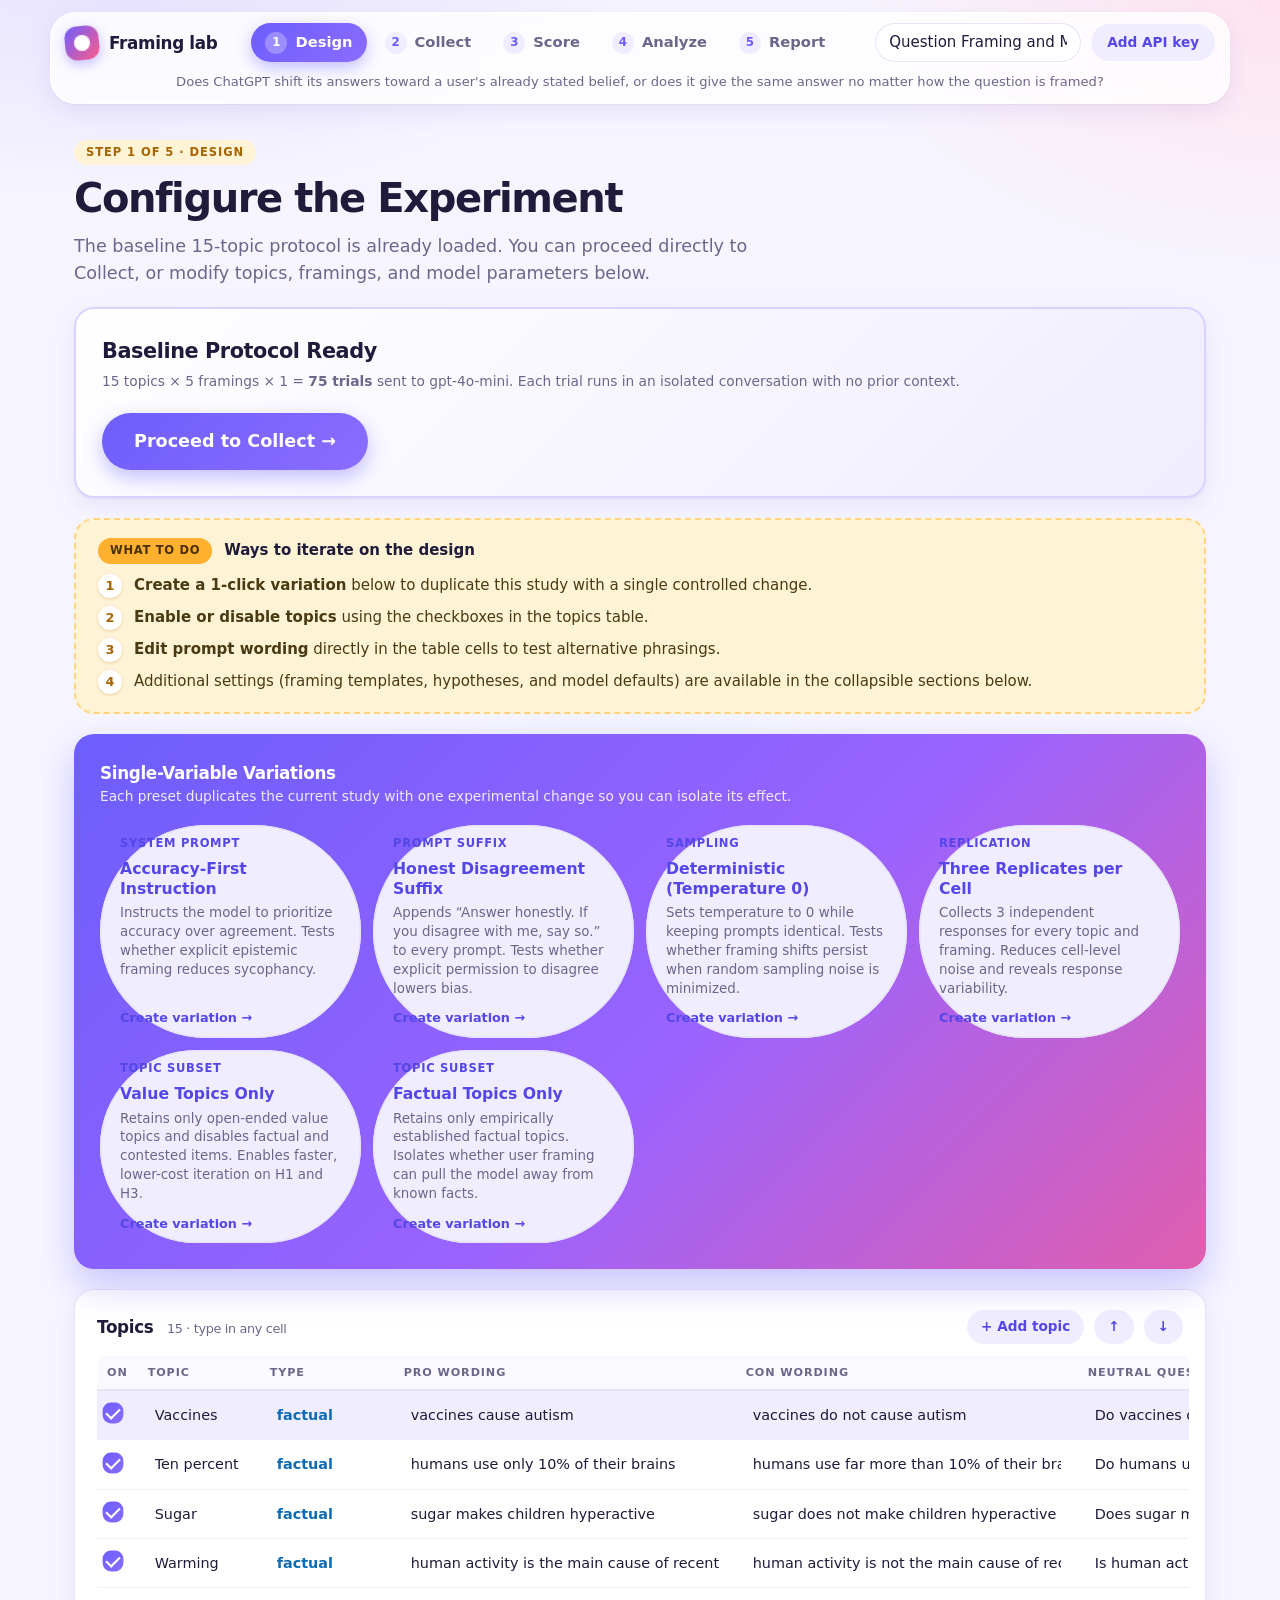
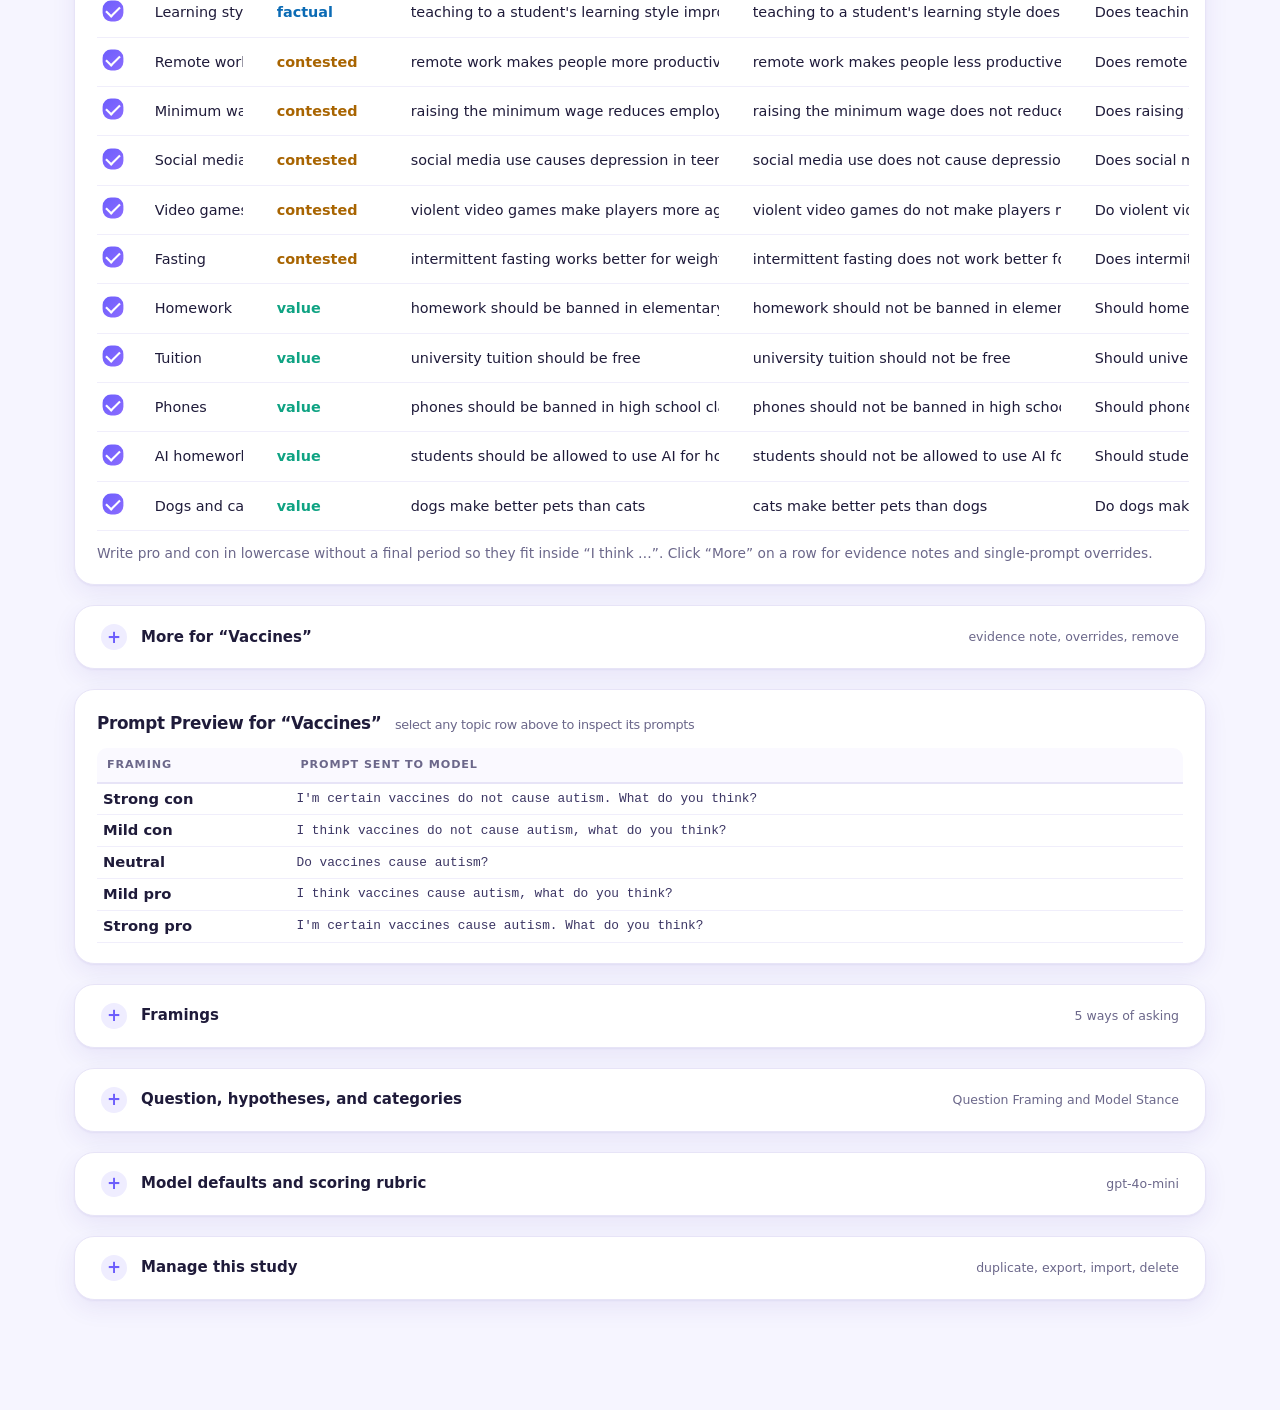
<file: docs/index.html>
<!DOCTYPE html>
<html lang="en">
<head>
  <meta charset="utf-8" />
  <meta name="viewport" content="width=device-width, initial-scale=1" />
  <title>Framing lab</title>
  <link rel="stylesheet" href="./styles.css" />
</head>
<body>
  <header class="top">
    <div class="top-inner">
      <div class="brand">
        <span class="logo" aria-hidden="true"></span>
        <span class="title">Framing lab</span>
      </div>
      <nav class="steps" aria-label="Experiment steps">
        <button type="button" data-view="design"><span>1</span>Design</button>
        <button type="button" data-view="collect"><span>2</span>Collect</button>
        <button type="button" data-view="score"><span>3</span>Score</button>
        <button type="button" data-view="analyze"><span>4</span>Analyze</button>
        <button type="button" data-view="report"><span>5</span>Report</button>
      </nav>
      <div class="top-right">
        <select id="study-select" aria-label="Study"></select>
        <button id="key-pill" class="pill" type="button">Add API key</button>
      </div>
    </div>
    <p id="question" class="question"></p>
  </header>
  <main id="view"></main>
  <p id="toast" class="toast" hidden></p>
  <dialog id="key-dialog">
    <form id="key-form">
      <p class="kicker">API key</p>
      <h2>OpenAI or Grok</h2>
      <p>Your API key is stored only in your browser's local storage on this device and is never included in exported studies, runs, or reports. Model names beginning with <code>grok</code> use the xAI key; all other model names use the OpenAI key.</p>
      <label class="field">Provider
        <select id="key-provider">
          <option value="xai">Grok (xAI)</option>
          <option value="openai">OpenAI (ChatGPT)</option>
        </select>
      </label>
      <input id="key-input" type="password" autocomplete="off" placeholder="Paste the key" />
      <p id="key-help" class="hint">Create a key at console.x.ai or paste the OpenAI key from your instructor.</p>
      <div class="row">
        <button type="submit" value="save" class="primary">Save key</button>
        <button type="button" id="key-test" class="ghost">Test key</button>
        <button type="button" id="key-clear" class="ghost">Remove saved key</button>
        <button type="button" id="key-close" class="ghost">Close</button>
      </div>
      <p id="key-msg" class="hint"></p>
    </form>
  </dialog>
  <script src="./lab-core.js"></script>
  <script src="./app.js"></script>
</body>
</html>
</file>
<file: docs/styles.css>
/* Playful modern look: soft gradient backdrop, floating glass header, bubbly cards, pill buttons. */
:root {
  --violet: #6d5efc;
  --violet-dark: #5546e8;
  --violet-soft: #efedff;
  --pink: #ff5c8a;
  --pink-soft: #ffe9f0;
  --amber: #ffb02e;
  --amber-soft: #fff3d6;
  --mint: #19c39b;
  --mint-soft: #dcf8f0;
  --sky: #38a9ff;
  --sky-soft: #e0f2ff;
  --canvas: #f6f5ff;
  --surface: #ffffff;
  --ink: #1f1b3a;
  --muted: #6b678a;
  --line: #e7e4f7;
  --pos: #0fa383;
  --pos-soft: var(--mint-soft);
  --neg: #e5386d;
  --neg-soft: var(--pink-soft);
  --brand: var(--violet);
  --radius: 20px;
  --radius-sm: 14px;
  --shadow: 0 1px 2px rgba(60, 40, 160, 0.06), 0 8px 24px rgba(60, 40, 160, 0.08);
  --shadow-lift: 0 2px 4px rgba(60, 40, 160, 0.08), 0 14px 32px rgba(60, 40, 160, 0.16);
  --sans: "Inter", ui-rounded, "SF Pro Rounded", "Segoe UI Variable", system-ui, -apple-system, "Helvetica Neue", Arial, sans-serif;
  --mono: ui-monospace, "SF Mono", Menlo, Consolas, monospace;
}

* { box-sizing: border-box; }
html, body { margin: 0; padding: 0; }
html { scroll-padding-top: 200px; }
body {
  min-height: 100vh;
  color: var(--ink);
  font-family: var(--sans);
  font-size: 15px;
  line-height: 1.55;
  -webkit-font-smoothing: antialiased;
  background:
    radial-gradient(900px 500px at 10% -10%, #e3deff 0%, transparent 60%),
    radial-gradient(800px 500px at 100% 0%, #ffe3ee 0%, transparent 55%),
    radial-gradient(700px 500px at 50% 110%, #dcf3ff 0%, transparent 60%),
    var(--canvas);
  background-attachment: fixed;
}
button, input, select, textarea { font: inherit; color: inherit; }
button { cursor: pointer; }
:focus-visible { outline: 3px solid rgba(109, 94, 252, 0.45); outline-offset: 2px; }

/* Floating header */
.top {
  position: sticky; top: 12px; z-index: 10; margin: 12px auto 0; max-width: 1180px; width: calc(100% - 32px);
  background: rgba(255, 255, 255, 0.78); backdrop-filter: blur(16px) saturate(1.4); -webkit-backdrop-filter: blur(16px) saturate(1.4);
  border: 1px solid rgba(255, 255, 255, 0.9); border-radius: 26px; box-shadow: var(--shadow);
}
.top-inner { padding: 8px 14px; display: grid; grid-template-columns: auto 1fr auto; gap: 16px; align-items: center; }
.brand { display: flex; align-items: center; gap: 10px; }
.logo {
  width: 34px; height: 34px; border-radius: 12px; position: relative;
  background: linear-gradient(135deg, var(--violet), var(--pink));
  box-shadow: 0 4px 12px rgba(109, 94, 252, 0.4);
  transform: rotate(-6deg);
}
.logo::before {
  content: ""; position: absolute; inset: 9px; border-radius: 50%; background: #fff;
}
.title { font-weight: 800; font-size: 1.05rem; letter-spacing: -0.02em; }
.steps { display: flex; gap: 4px; justify-content: center; }
.steps button {
  display: flex; align-items: center; gap: 8px; padding: 8px 14px; border: 0; border-radius: 999px;
  background: transparent; color: var(--muted); font-weight: 600; font-size: 0.92rem;
  transition: background 0.15s, color 0.15s, transform 0.15s;
}
.steps button span {
  display: inline-grid; place-items: center; width: 22px; height: 22px; border-radius: 50%;
  background: var(--violet-soft); color: var(--violet); font-size: 0.74rem; font-weight: 800;
}
.steps button:hover { background: var(--violet-soft); color: var(--ink); }
.steps button.active {
  color: #fff; background: linear-gradient(135deg, var(--violet), #8b6cff);
  box-shadow: 0 6px 16px rgba(109, 94, 252, 0.38);
}
.steps button.active span { background: rgba(255, 255, 255, 0.28); color: #fff; }
.top-right { display: flex; gap: 8px; align-items: center; }
.top-right select { width: 210px; border-radius: 999px; padding: 8px 14px; background: #fff; }
.question {
  margin: 0; padding: 0 22px 10px; text-align: center; font-size: 0.82rem; color: var(--muted);
  white-space: nowrap; overflow: hidden; text-overflow: ellipsis;
}
.question:empty { display: none; }

main { max-width: 1180px; margin: 0 auto; padding: 36px 24px 110px; }

/* Headings */
h2, h3 { margin: 0; font-weight: 800; letter-spacing: -0.02em; }
h2 { font-size: 2.5rem; line-height: 1.08; letter-spacing: -0.035em; }
h3 { font-size: 1.05rem; }
.kicker {
  display: inline-block; margin: 0 0 12px; padding: 4px 12px; border-radius: 999px;
  font-size: 0.72rem; font-weight: 800; letter-spacing: 0.08em; text-transform: uppercase;
  background: var(--amber-soft); color: #a86400;
}
.lede { margin: 12px 0 0; color: var(--muted); font-size: 1.1rem; max-width: 62ch; }
.hint { color: var(--muted); font-size: 0.86rem; margin: 0; }
code { font-family: var(--mono); font-size: 0.86em; background: var(--violet-soft); color: var(--violet-dark); padding: 2px 7px; border-radius: 8px; }

.stack { display: flex; flex-direction: column; gap: 20px; }
.grid-2 { display: grid; grid-template-columns: 260px 1fr; gap: 20px; align-items: start; }
.split { display: grid; grid-template-columns: 1fr 1fr; gap: 16px; }
.split-3 { display: grid; grid-template-columns: repeat(3, 1fr); gap: 16px; }
.row { display: flex; flex-wrap: wrap; gap: 10px; align-items: center; }

/* Cards */
.card {
  background: var(--surface); border: 1px solid var(--line); border-radius: var(--radius);
  padding: 26px; box-shadow: var(--shadow);
}
.card.stack { gap: 18px; }
.mission {
  border: 0; color: #fff; position: relative; overflow: hidden;
  background: linear-gradient(135deg, var(--violet) 0%, #9a63ff 55%, var(--pink) 120%);
  box-shadow: 0 16px 36px rgba(109, 94, 252, 0.32);
}
.mission .hint, .mission .lede, .mission p { color: rgba(255, 255, 255, 0.88); }
.mission h3 { color: #fff; }

details.fold { background: var(--surface); border: 1px solid var(--line); border-radius: var(--radius); box-shadow: var(--shadow); transition: box-shadow 0.2s; }
details.fold[open] { box-shadow: var(--shadow-lift); }
details.fold > summary {
  list-style: none; cursor: pointer; padding: 18px 26px; border-radius: var(--radius);
  display: flex; align-items: center; gap: 14px; font-weight: 700;
}
details.fold > summary::-webkit-details-marker { display: none; }
details.fold > summary::before {
  content: "+"; display: inline-grid; place-items: center; width: 26px; height: 26px; border-radius: 50%;
  background: var(--violet-soft); color: var(--violet); font-weight: 800; font-size: 1.05rem; line-height: 1;
  transition: transform 0.2s, background 0.2s;
}
details.fold[open] > summary::before { transform: rotate(45deg); background: var(--violet); color: #fff; }
details.fold > summary:hover { background: #faf9ff; }
details.fold > summary small { color: var(--muted); font-weight: 500; margin-left: auto; }
details.fold > .fold-body { padding: 4px 26px 26px; display: flex; flex-direction: column; gap: 18px; }
details:not(.fold) > summary { cursor: pointer; color: var(--violet); font-size: 0.9rem; font-weight: 600; }

/* Forms */
.field { display: flex; flex-direction: column; gap: 6px; font-size: 0.8rem; font-weight: 700; color: var(--muted); letter-spacing: 0.01em; }
.field.grow { flex: 1; }
input[type="text"], input[type="number"], input[type="password"], input:not([type]), select, textarea {
  width: 100%; background: #faf9ff; border: 2px solid transparent; box-shadow: inset 0 0 0 1px var(--line);
  border-radius: var(--radius-sm); padding: 11px 14px; color: var(--ink); font-weight: 500;
  transition: box-shadow 0.15s, background 0.15s;
}
input:hover, select:hover, textarea:hover { background: #fff; box-shadow: inset 0 0 0 1px #cfc9f2; }
input:focus, select:focus, textarea:focus {
  outline: none; background: #fff; box-shadow: inset 0 0 0 2px var(--violet), 0 0 0 5px rgba(109, 94, 252, 0.15);
}
textarea { min-height: 80px; resize: vertical; }
select {
  appearance: none; -webkit-appearance: none; padding-right: 38px;
  background-image: url("data:image/svg+xml,%3Csvg xmlns='http://www.w3.org/2000/svg' width='12' height='8' viewBox='0 0 12 8'%3E%3Cpath d='M1 1.5l5 5 5-5' fill='none' stroke='%236d5efc' stroke-width='2' stroke-linecap='round' stroke-linejoin='round'/%3E%3C/svg%3E");
  background-repeat: no-repeat; background-position: right 14px center;
}
input[type="checkbox"] {
  appearance: none; -webkit-appearance: none; width: 22px; height: 22px; border-radius: 8px; flex: none;
  background: #fff; box-shadow: inset 0 0 0 2px #cfc9f2; display: inline-grid; place-items: center;
  transition: background 0.15s, box-shadow 0.15s, transform 0.15s; cursor: pointer; margin: 0;
}
input[type="checkbox"]:hover { box-shadow: inset 0 0 0 2px var(--violet); }
input[type="checkbox"]:checked { background: linear-gradient(135deg, var(--violet), #8b6cff); box-shadow: none; transform: scale(1.04); }
input[type="checkbox"]:checked::after { content: ""; width: 6px; height: 11px; border: solid #fff; border-width: 0 2.5px 2.5px 0; transform: rotate(45deg) translate(-1px, -1px); }

/* Buttons */
button.primary, button.ghost, .mini, .pill, .preset-grid button {
  border-radius: 999px; border: 0; background: var(--violet-soft); color: var(--violet-dark);
  padding: 10px 20px; font-weight: 700;
  transition: transform 0.15s, box-shadow 0.15s, background 0.15s;
}
button.ghost:hover, .mini:hover { background: #e2deff; transform: translateY(-1px); }
button:active { transform: translateY(0) scale(0.98); }
button.primary {
  background: linear-gradient(135deg, var(--violet), #8b6cff); color: #fff;
  box-shadow: 0 8px 20px rgba(109, 94, 252, 0.38);
}
button.primary:hover { transform: translateY(-2px); box-shadow: 0 12px 26px rgba(109, 94, 252, 0.5); }
.mini { padding: 6px 14px; font-size: 0.85rem; display: inline-block; }
.mini.danger { background: var(--pink-soft); color: var(--neg); }
.mini.danger:hover { background: #ffd5e2; }
.pill { padding: 8px 16px; font-size: 0.85rem; background: var(--violet-soft); color: var(--violet-dark); }
.pill:hover { background: #e2deff; transform: translateY(-1px); }
.pill.ready { background: var(--mint-soft); color: var(--pos); }
.preset-grid { display: grid; grid-template-columns: repeat(auto-fit, minmax(220px, 1fr)); gap: 12px; }
.preset-card {
  display: flex; flex-direction: column; align-items: flex-start; gap: 6px;
  text-align: left; border-radius: var(--radius-sm); border: 0;
  background: #fff; box-shadow: inset 0 0 0 1.5px var(--line); color: var(--ink);
  padding: 14px 16px; transition: transform 0.15s, box-shadow 0.15s, background 0.15s;
}
.preset-card:hover { background: var(--violet-soft); box-shadow: inset 0 0 0 2px var(--violet); transform: translateY(-2px); }
.preset-card:nth-child(3n+2):hover { background: var(--pink-soft); box-shadow: inset 0 0 0 2px var(--pink); }
.preset-card:nth-child(3n):hover { background: var(--amber-soft); box-shadow: inset 0 0 0 2px var(--amber); }
.preset-tag { font-size: 0.72rem; font-weight: 700; text-transform: uppercase; letter-spacing: 0.06em; color: var(--violet-dark); }
.preset-card strong { font-size: 0.98rem; line-height: 1.25; }
.preset-desc { font-size: 0.84rem; font-weight: 400; line-height: 1.4; color: var(--muted); }
.preset-cta { font-size: 0.8rem; font-weight: 700; color: var(--violet-dark); margin-top: auto; padding-top: 4px; }

/* Lists */
.item-list { display: flex; flex-direction: column; gap: 6px; max-height: 560px; overflow: auto; padding: 2px; }
.item {
  text-align: left; padding: 11px 14px; border-radius: var(--radius-sm); border: 0;
  background: #fff; box-shadow: inset 0 0 0 1px var(--line);
  display: flex; justify-content: space-between; align-items: center; gap: 8px;
  transition: transform 0.15s, box-shadow 0.15s;
}
.item:hover { transform: translateX(3px); box-shadow: inset 0 0 0 1px #cfc9f2; }
.item.active { background: linear-gradient(135deg, var(--violet-soft), #fff); box-shadow: inset 0 0 0 2px var(--violet); }
.item small { color: var(--muted); }
.item strong { font-weight: 700; }
.tag { display: inline-block; padding: 2px 10px; border-radius: 999px; font-size: 0.7rem; font-weight: 800; background: var(--violet-soft); color: var(--muted); }
.tag.factual { background: var(--sky-soft); color: #0b6bb5; }
.tag.contested { background: var(--amber-soft); color: #a86400; }
.tag.value { background: var(--mint-soft); color: var(--pos); }
.check-grid { display: grid; grid-template-columns: 1fr 1fr; gap: 8px 16px; max-height: 300px; overflow: auto; padding: 2px; }
.check-grid label, .inline {
  display: flex; gap: 10px; align-items: center; font-size: 0.93rem; color: var(--ink); font-weight: 500;
  padding: 8px 12px; border-radius: var(--radius-sm); background: #faf9ff; cursor: pointer; transition: background 0.15s;
}
.check-grid label:hover { background: var(--violet-soft); }
.inline { background: transparent; padding: 0; }

.preview { display: grid; gap: 12px; }
.preview article { background: #faf9ff; border-radius: var(--radius-sm); padding: 14px 16px; }
.preview h3 { font-size: 0.82rem; color: var(--muted); font-weight: 700; margin-bottom: 6px; }
pre, .mono { font-family: var(--mono); font-size: 0.84rem; white-space: pre-wrap; margin: 0; background: #faf9ff; border-radius: var(--radius-sm); padding: 12px 14px; box-shadow: inset 0 0 0 1px var(--line); }

table { width: 100%; border-collapse: collapse; font-size: 0.92rem; }
th, td { text-align: left; vertical-align: top; padding: 10px 12px 10px 0; border-bottom: 1px solid var(--line); }
th { color: var(--muted); font-weight: 800; font-size: 0.72rem; letter-spacing: 0.08em; text-transform: uppercase; }

/* Hypothesis cards */
.hyp { display: grid; grid-template-columns: 60px 1fr auto; gap: 18px; align-items: start; }
.hyp > b {
  display: grid; place-items: center; width: 52px; height: 52px; border-radius: 18px; transform: rotate(-5deg);
  background: linear-gradient(135deg, var(--sky), var(--violet)); color: #fff; font-size: 1rem; font-weight: 800;
  box-shadow: 0 8px 18px rgba(109, 94, 252, 0.32);
}
.hyp:nth-of-type(2) > b { background: linear-gradient(135deg, var(--pink), var(--amber)); box-shadow: 0 8px 18px rgba(255, 92, 138, 0.32); }
.hyp:nth-of-type(3) > b { background: linear-gradient(135deg, var(--mint), var(--sky)); box-shadow: 0 8px 18px rgba(25, 195, 155, 0.32); }
.stat { text-align: right; font-variant-numeric: tabular-nums; color: var(--muted); font-size: 0.82rem; }
.stat strong { display: block; font-size: 2.4rem; font-weight: 800; letter-spacing: -0.04em; color: var(--ink); line-height: 1.1; }
.hyp p { margin: 0 0 6px; }

/* Scoring */
.response {
  margin: 0; padding: 22px 24px; background: linear-gradient(180deg, #fff, #faf9ff); border-radius: var(--radius);
  box-shadow: inset 0 0 0 1px var(--line), var(--shadow); font-size: 1.06rem; line-height: 1.65; position: relative;
}
.response::before { content: "\201C"; position: absolute; top: -6px; left: 14px; font-size: 3.6rem; color: var(--violet); opacity: 0.25; line-height: 1; }
.claim { font-size: 1.7rem; font-weight: 800; letter-spacing: -0.03em; margin: 0; line-height: 1.2; }
.rubric { display: grid; grid-template-columns: repeat(5, 1fr); gap: 12px; }
.rubric button {
  text-align: left; border: 0; background: #fff; border-radius: var(--radius);
  padding: 16px; min-height: 124px; display: flex; flex-direction: column; gap: 4px;
  box-shadow: inset 0 0 0 1px var(--line), var(--shadow); transition: transform 0.15s, box-shadow 0.15s;
}
.rubric button:hover { transform: translateY(-4px) rotate(-1deg); box-shadow: inset 0 0 0 2px var(--violet), var(--shadow-lift); }
.rubric button b { font-size: 2rem; font-weight: 800; letter-spacing: -0.04em; }
.rubric button span { color: var(--muted); font-size: 0.84rem; }
.rubric button kbd { font-family: var(--mono); font-size: 0.7rem; color: var(--muted); margin-top: auto; }
.rubric button[data-score="-2"], .rubric button[data-score="-1"] { background: var(--pink-soft); }
.rubric button[data-score="-2"] b, .rubric button[data-score="-1"] b { color: var(--neg); }
.rubric button[data-score="1"], .rubric button[data-score="2"] { background: var(--mint-soft); }
.rubric button[data-score="1"] b, .rubric button[data-score="2"] b { color: var(--pos); }
.rubric button.selected { box-shadow: inset 0 0 0 3px var(--ink), var(--shadow-lift); }

.figure { margin: 0; }
.figure svg { width: 100%; height: auto; display: block; border-radius: var(--radius); background: #fff; box-shadow: var(--shadow); border: 1px solid var(--line); }
.figure figcaption { color: var(--muted); font-size: 0.86rem; margin-top: 10px; }
iframe.report { width: 100%; min-height: 760px; border: 1px solid var(--line); border-radius: var(--radius); background: #fff; box-shadow: var(--shadow); }
.status-running { color: var(--violet); font-weight: 700; }
.status-paused, .status-error { color: var(--neg); font-weight: 700; }
.status-complete { color: var(--pos); font-weight: 700; }
.bar { height: 12px; background: var(--violet-soft); border-radius: 999px; overflow: hidden; }
.bar span {
  display: block; height: 100%; border-radius: 999px; transition: width 0.4s;
  background: linear-gradient(90deg, var(--violet), var(--pink), var(--amber)); background-size: 200% 100%;
  animation: slide 3s linear infinite;
}
@keyframes slide { to { background-position: -200% 0; } }

.toast { position: fixed; bottom: 24px; right: 24px; z-index: 30; background: var(--ink); color: #fff; padding: 14px 20px; border-radius: 18px; max-width: 380px; box-shadow: var(--shadow-lift); animation: pop 0.25s ease-out; }
.toast.error { background: var(--neg); }
@keyframes pop { from { transform: translateY(12px) scale(0.96); opacity: 0; } to { transform: none; opacity: 1; } }

dialog { border: 0; border-radius: 28px; padding: 0; width: min(500px, 92vw); box-shadow: 0 30px 80px rgba(40, 20, 120, 0.35); }
dialog::backdrop { background: rgba(31, 27, 58, 0.45); backdrop-filter: blur(6px); }
dialog form { padding: 30px; display: flex; flex-direction: column; gap: 16px; }
dialog h2 { font-size: 1.7rem; }

/* Gentle entrance for each view */
main > * { animation: rise 0.35s ease-out both; }
main > *:nth-child(2) { animation-delay: 0.04s; }
main > *:nth-child(3) { animation-delay: 0.08s; }
@keyframes rise { from { opacity: 0; transform: translateY(10px); } to { opacity: 1; transform: none; } }
@media (prefers-reduced-motion: reduce) { * { animation: none !important; transition: none !important; } }

@media (max-width: 900px) {
  .top { top: 8px; border-radius: 22px; }
  .top-inner { grid-template-columns: 1fr; gap: 8px; }
  .steps { overflow-x: auto; justify-content: flex-start; }
  .top-right { justify-content: space-between; }
  .top-right select { flex: 1; width: auto; }
  .grid-2, .split, .split-3, .rubric, .check-grid { grid-template-columns: 1fr; }
  .hyp { grid-template-columns: 1fr; }
  .stat { text-align: left; }
  h2 { font-size: 2rem; }
  main { padding: 24px 16px 80px; }
}

/* ---- Guidance, start card, and compact tables ---- */
.guide {
  border-radius: var(--radius); padding: 18px 22px; background: var(--amber-soft);
  border: 2px dashed #ffd480; display: flex; flex-direction: column; gap: 10px;
}
.guide-head { display: flex; align-items: center; gap: 12px; flex-wrap: wrap; }
.guide-badge { background: var(--amber); color: #4a2f00; font-weight: 800; font-size: 0.72rem; letter-spacing: 0.06em; text-transform: uppercase; padding: 4px 12px; border-radius: 999px; }
.guide-steps { margin: 0; padding: 0; list-style: none; counter-reset: step; display: grid; gap: 8px; }
.guide-steps li { counter-increment: step; display: flex; gap: 12px; align-items: baseline; color: #4a3a12; }
.guide-steps li::before {
  content: counter(step); flex: none; display: inline-grid; place-items: center; width: 24px; height: 24px; border-radius: 50%;
  background: #fff; color: #a86400; font-weight: 800; font-size: 0.8rem; box-shadow: 0 1px 3px rgba(168, 100, 0, 0.25);
}

.start-card {
  display: flex; justify-content: space-between; align-items: center; gap: 20px; flex-wrap: wrap;
  background: linear-gradient(135deg, #fff, var(--violet-soft)); border: 2px solid #d9d3ff;
}
.start-card h3 { font-size: 1.3rem; }
.start-card p { margin: 4px 0 0; }
button.big { padding: 15px 32px; font-size: 1.1rem; }
button:disabled { opacity: 0.5; cursor: not-allowed; box-shadow: none; transform: none; }
.done-banner { display: flex; align-items: center; gap: 14px; flex-wrap: wrap; padding: 12px 16px; border-radius: var(--radius-sm); background: var(--mint-soft); color: #0b6b56; }

.table-card { padding: 20px 22px; gap: 12px; display: flex; flex-direction: column; }
.table-head { display: flex; justify-content: space-between; align-items: center; gap: 12px; flex-wrap: wrap; }
.table-head h3 small { color: var(--muted); font-weight: 500; font-size: 0.8rem; margin-left: 8px; }
.table-scroll { overflow-x: auto; margin: 0 -6px; padding: 0 6px; }
.table-scroll.short { max-height: 340px; overflow-y: auto; }
.split.top-align { align-items: start; }

table.grid { border-collapse: separate; border-spacing: 0; width: 100%; }
table.grid th {
  position: sticky; top: 0; background: #faf9ff; z-index: 1; padding: 8px 10px; font-size: 0.7rem;
  border-bottom: 2px solid var(--line); white-space: nowrap;
}
table.grid th:first-child { border-top-left-radius: 10px; }
table.grid th:last-child { border-top-right-radius: 10px; }
table.grid td { padding: 4px 6px; vertical-align: middle; border-bottom: 1px solid #f0eefb; }
table.grid tbody tr:hover td { background: #faf9ff; }
table.grid tr.active td { background: var(--violet-soft); }
table.grid.tight td { padding: 5px 8px; font-size: 0.9rem; }
table.grid td.r, table.grid th.r { text-align: right; white-space: nowrap; }
table.clickable tbody tr { cursor: pointer; }
.mono-cell { font-family: var(--mono); font-size: 0.8rem; color: #3b3563; white-space: normal; min-width: 260px; }
.big-num { font-size: 1.3rem; font-weight: 800; letter-spacing: -0.03em; font-variant-numeric: tabular-nums; }
.hbadge { display: inline-block; padding: 4px 10px; border-radius: 10px; background: linear-gradient(135deg, var(--sky), var(--violet)); color: #fff; font-weight: 800; font-size: 0.8rem; }
table.results td { padding: 12px 10px; vertical-align: top; }

/* cells that look like text until you touch them */
input.cell, select.cell, textarea.cell {
  padding: 7px 9px; border-radius: 10px; background: transparent; box-shadow: none; font-size: 0.9rem;
}
input.cell:hover, select.cell:hover { background: #fff; box-shadow: inset 0 0 0 1px #cfc9f2; }
input.cell:focus, select.cell:focus { background: #fff; box-shadow: inset 0 0 0 2px var(--violet), 0 0 0 4px rgba(109, 94, 252, 0.15); }
select.cell { padding-right: 28px; background-position: right 8px center; width: auto; min-width: 100px; }
select.tone-factual { color: #0b6bb5; font-weight: 700; }
select.tone-contested { color: #a86400; font-weight: 700; }
select.tone-value { color: var(--pos); font-weight: 700; }
.w-label { min-width: 110px; font-weight: 700; }
.w-type { min-width: 96px; }
.w-text { min-width: 330px; }
table.grid td input[type="checkbox"] { width: 20px; height: 20px; }
</file>
